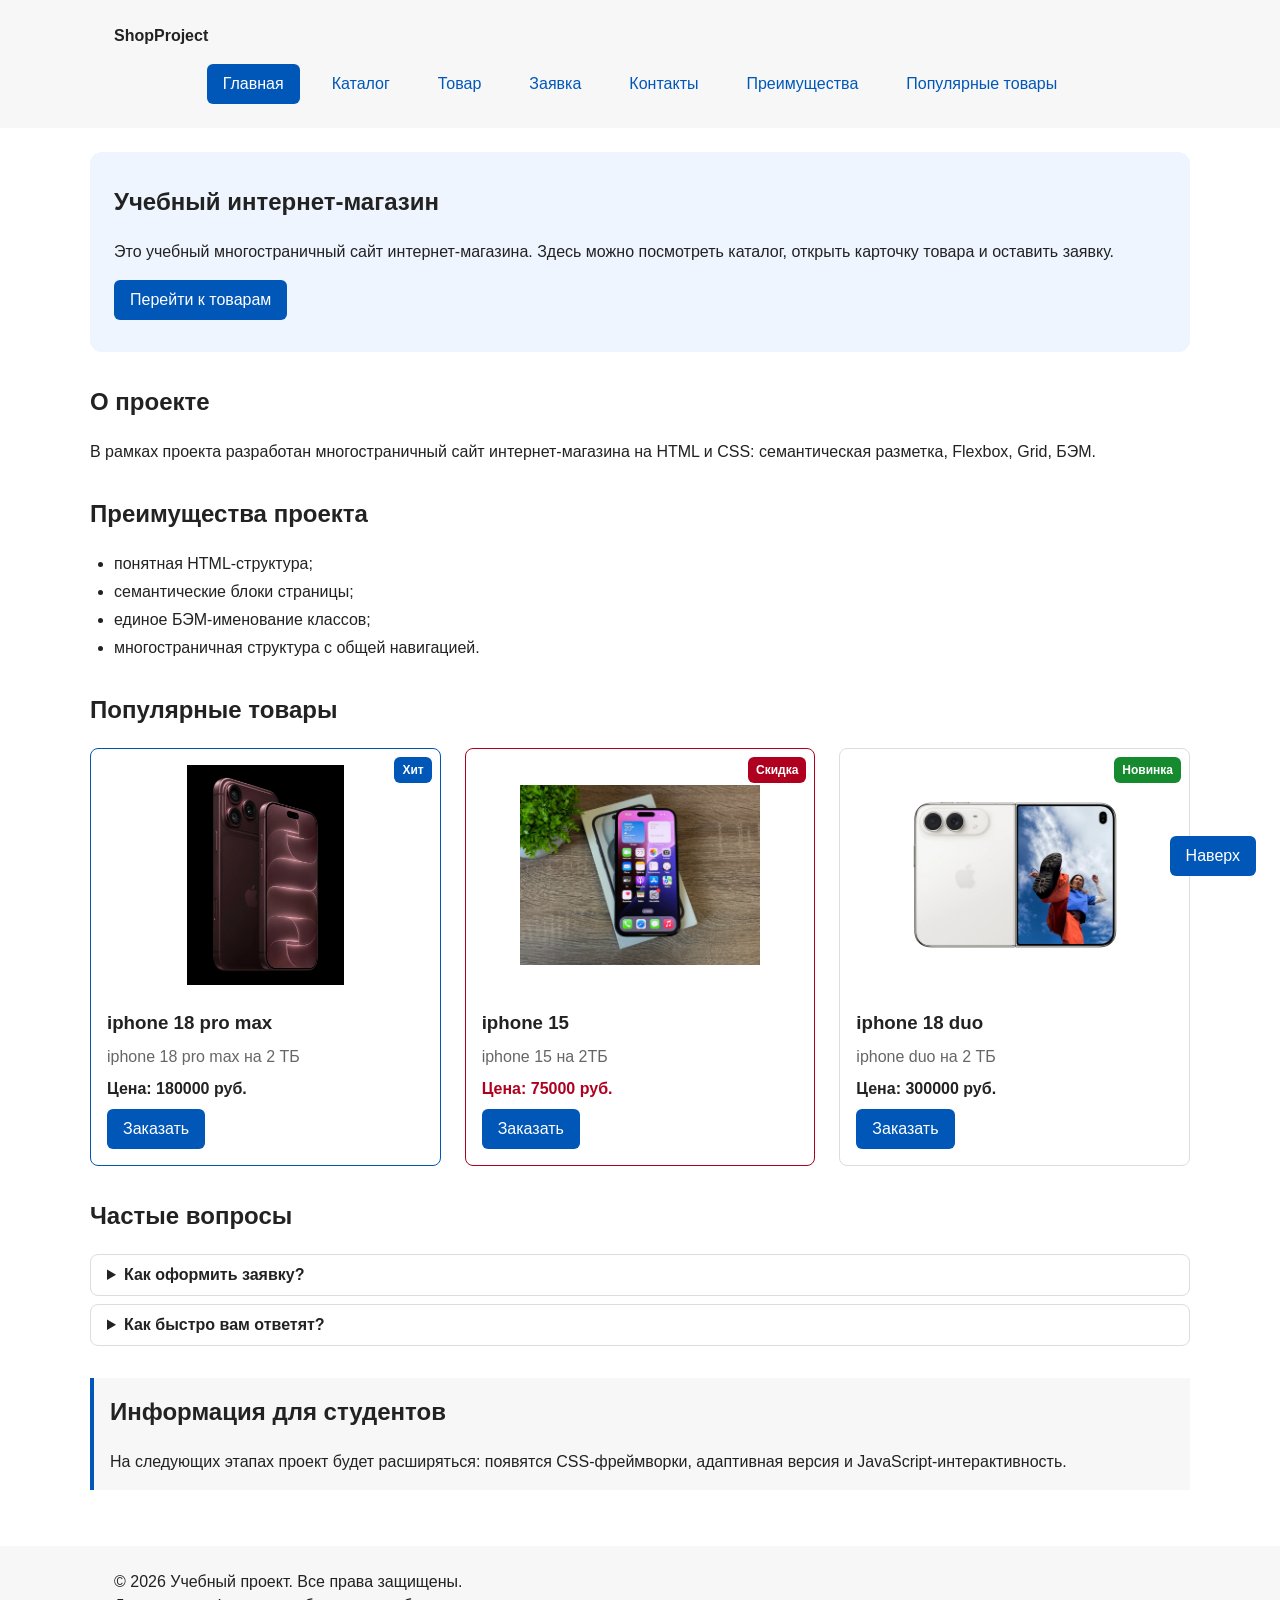
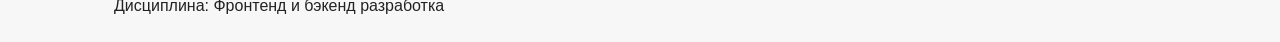
<file: index.html>
<!DOCTYPE html>
<html lang="ru">
<head>
  <meta charset="UTF-8">
  <meta name="viewport" content="width=device-width, initial-scale=1.0">
  <meta name="description" content="Главная страница учебного интернет-магазина.">
  <title>Учебный интернет-магазин</title>
  <link rel="stylesheet" href="css/style.css">
  <script src="js/main.js" defer></script>
</head>
<body>
  <header class="site-header">
    <div class="site-header__inner">
      <a class="site-header__logo" href="index.html">ShopProject</a>

      <nav class="site-nav" aria-label="Основная навигация">
        <ul class="site-nav__list">
          <li class="site-nav__item"><a class="site-nav__link site-nav__link--active" href="index.html">Главная</a></li>
          <li class="site-nav__item"><a class="site-nav__link" href="catalog.html">Каталог</a></li>
          <li class="site-nav__item"><a class="site-nav__link" href="product.html">Товар</a></li>
          <li class="site-nav__item"><a class="site-nav__link" href="order.html">Заявка</a></li>
          <li class="site-nav__item"><a class="site-nav__link" href="contacts.html">Контакты</a></li>
          <li class="site-nav__item"><a class="site-nav__link" href="index.html#advantages">Преимущества</a></li>
          <li class="site-nav__item"><a class="site-nav__link" href="index.html#popular">Популярные товары</a></li>
        </ul>
      </nav>
    </div>
  </header>

  <main class="page">
    <section class="hero">
      <h1 class="hero__title">Учебный интернет-магазин</h1>
      <p class="hero__text">
        Это учебный многостраничный сайт интернет-магазина. Здесь можно
        посмотреть каталог, открыть карточку товара и оставить заявку.
      </p>
      <a class="button button--primary" href="#popular">Перейти к товарам</a>
    </section>

    <section class="section" id="about">
      <h2 class="section__title">О проекте</h2>
      <p>
        В рамках проекта разработан многостраничный сайт интернет-магазина
        на HTML и CSS: семантическая разметка, Flexbox, Grid, БЭМ.
      </p>
    </section>

    <section class="section" id="advantages">
      <h2 class="section__title">Преимущества проекта</h2>
      <ul class="advantages-list">
        <li class="advantages-list__item">понятная HTML-структура;</li>
        <li class="advantages-list__item">семантические блоки страницы;</li>
        <li class="advantages-list__item">единое БЭМ-именование классов;</li>
        <li class="advantages-list__item">многостраничная структура с общей навигацией.</li>
      </ul>
    </section>

    <section class="section" id="popular">
      <h2 class="section__title">Популярные товары</h2>

      <div class="products-grid">
        <article class="product-card product-card--featured">
          <span class="product-card__badge">Хит</span>
           <img src="images/images 1.jpg" alt="iphone 18 pro max" class="product-card__image">
          <h3 class="product-card__title">iphone 18 pro max</h3>
          <p class="product-card__description">iphone 18 pro max на 2 ТБ</p>
          <p class="product-card__price">Цена: 180000 руб.</p>
          <button class="button button--primary product-card__button" type="button" data-product="Товар 1">
            Заказать
          </button>
        </article>

        <article class="product-card product-card--discount">
          <span class="product-card__badge product-card__badge--discount">Скидка</span>
          <img src="images/image 2.jpg" alt="iphone 15" class="product-card__image">
          <h3 class="product-card__title">iphone 15</h3>
          <p class="product-card__description">iphone 15 на 2ТБ</p>
          <p class="product-card__price">Цена: 75000 руб.</p>
          <button class="button button--primary product-card__button" type="button" data-product="Товар 2">
            Заказать
          </button>
        </article>

        <article class="product-card">
          <span class="product-card__badge product-card__badge--new">Новинка</span>
          <img src="images/image 3.jpg" alt="iphone 18 duo" class="product-card__image">

          <h3 class="product-card__title">iphone 18 duo</h3>
          <p class="product-card__description">iphone duo на 2 ТБ</p>
          <p class="product-card__price">Цена: 300000


руб.</p>
          <button class="button button--primary product-card__button" type="button" data-product="Товар 3">
            Заказать
          </button>
        </article>
      </div>
    </section>

    <section class="section" id="faq">
      <h2 class="section__title">Частые вопросы</h2>

      <div class="faq">
        <details class="faq__item">
          <summary class="faq__question">Как оформить заявку?</summary>
          <p class="faq__answer">Нажмите «Заказать» у товара или откройте страницу «Заявка» и заполните форму.</p>
        </details>

        <details class="faq__item">
          <summary class="faq__question">Как быстро вам ответят?</summary>
          <p class="faq__answer">Это учебный проект, поэтому заявки никуда не отправляются.</p>
        </details>
      </div>
    </section>

    <aside class="aside-info">
      <h2 class="aside-info__title">Информация для студентов</h2>
      <p class="aside-info__text">
        На следующих этапах проект будет расширяться: появятся
        CSS-фреймворки, адаптивная версия и JavaScript-интерактивность.
      </p>
    </aside>
  </main>

  <footer class="site-footer" id="contacts">
    <div class="site-footer__inner">
      <p class="site-footer__text">&copy; 2026 Учебный проект. Все права защищены.</p>
      <p class="site-footer__text">Дисциплина: Фронтенд и бэкенд разработка</p>
    </div>
  </footer>

  <dialog class="order-dialog" id="order-dialog" aria-labelledby="order-dialog-title">
    <div class="order-dialog__header">
      <h2 class="order-dialog__title" id="order-dialog-title">Оформление заявки</h2>
      <button class="order-dialog__close" type="button" data-close-dialog aria-label="Закрыть окно">&times;</button>
    </div>

    <form class="order-form order-form--in-dialog" id="order-form" action="#" method="post" novalidate>
      <input id="selected-product" name="selected-product" type="hidden">

      <div class="order-form__field">
        <label class="order-form__label" for="order-name">Имя</label>
        <input class="order-form__input" id="order-name" name="name" type="text"
               placeholder="Введите ваше имя" minlength="2" autocomplete="given-name" required>
      </div>

      <div class="order-form__field">
        <label class="order-form__label" for="order-email">E-mail</label>
        <input class="order-form__input" id="order-email" name="email" type="email"
               placeholder="example@mail.ru" autocomplete="email" required>
      </div>

      <div class="order-form__field">
        <label class="order-form__label" for="order-phone">Телефон</label>
        <input class="order-form__input" id="order-phone" name="phone" type="tel" inputmode="tel"
               placeholder="+7 (900) 000-00-00"
               pattern="^\+7 \(\d{3}\) \d{3}-\d{2}-\d{2}$" required>
        <small class="order-form__hint">Формат: +7 (900) 000-00-00</small>
      </div>

      <div class="order-form__field">
        <label class="order-form__label" for="order-date">Дата связи</label>
        <input class="order-form__input" id="order-date" name="date" type="date">
      </div>

      <div class="order-form__field">
        <label class="order-form__label" for="order-topic">Тема заявки</label>
        <select class="order-form__select" id="order-topic" name="topic" required>
          <option value="">Выберите тему</option>
          <option value="product">Заказ товара</option>
          <option value="consultation">Консультация</option>
          <option value="delivery">Доставка</option>
        </select>
      </div>

      <div class="order-form__field">
        <label class="order-form__label" for="order-comment">Комментарий</label>
        <textarea class="order-form__textarea" id="order-comment" name="comment" rows="4"
                  placeholder="Укажите дополнительную информацию"></textarea>
      </div>

      <div class="order-form__field">
        <label class="order-form__label">
          <input class="order-form__checkbox" id="order-agreement" name="agreement" type="checkbox" required>
          Я согласен на обработку данных
        </label>
      </div>

      <div class="order-form__actions order-form__actions--sticky">
        <button class="button button--secondary" type="button" data-close-dialog>Закрыть</button>
        <button class="button button--primary" type="submit">Отправить заявку</button>
      </div>
    </form>
  </dialog>

  <p class="success-message" id="success-message" hidden>
    Форма успешно отправлена!
  </p>

  <a class="to-top" href="#top">Наверх</a>
</body>
</html>
</file>
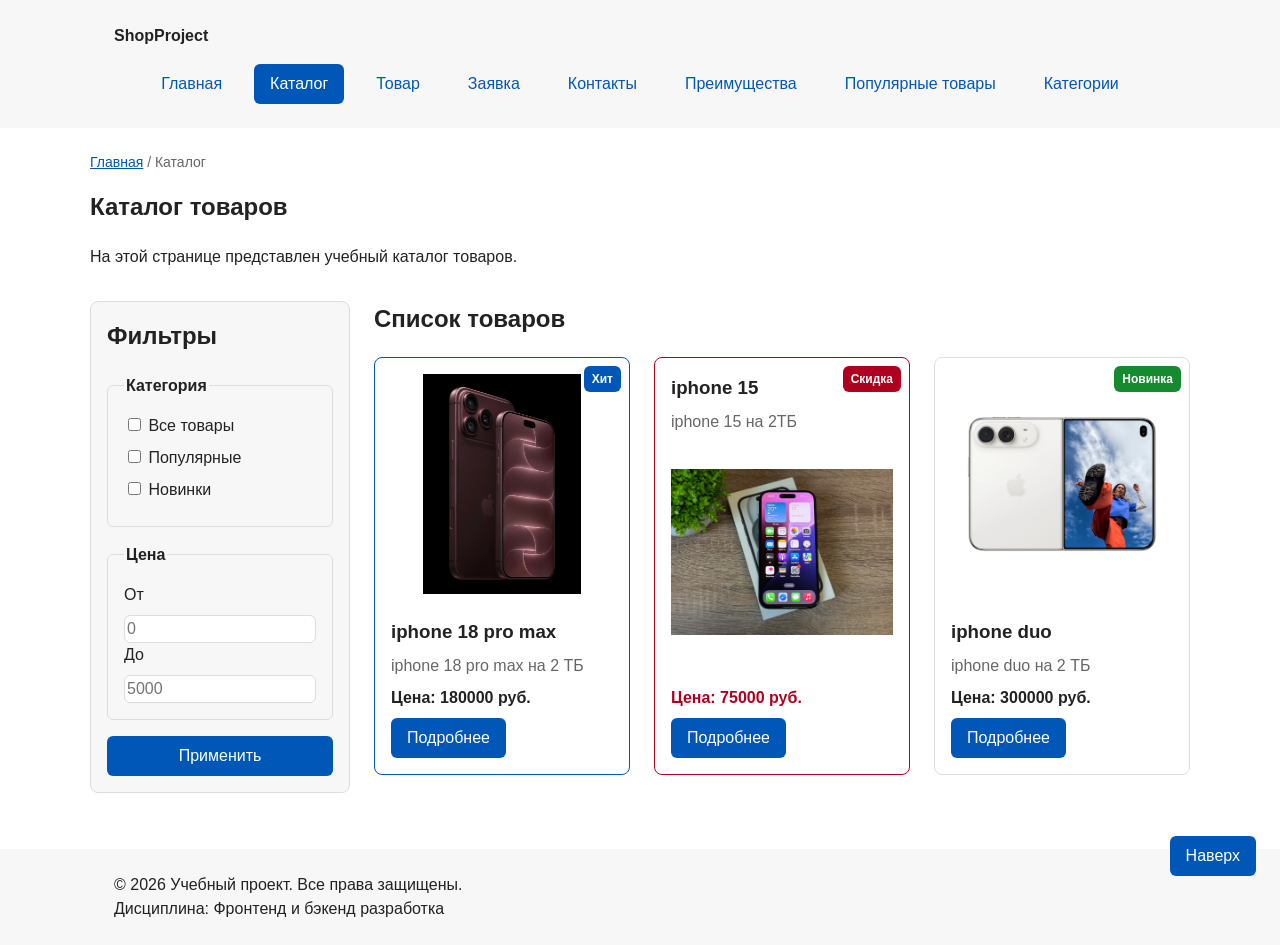
<file: catalog.html>
<!DOCTYPE html>
<html lang="ru">
<head>
  <meta charset="UTF-8">
  <meta name="viewport" content="width=device-width, initial-scale=1.0">
  <meta name="description" content="Каталог товаров учебного интернет-магазина.">
  <title>Каталог товаров — Учебный интернет-магазин</title>
  <link rel="stylesheet" href="css/style.css">
</head>
<body>
  <header class="site-header">
    <div class="site-header__inner">
      <a class="site-header__logo" href="index.html">ShopProject</a>

      <nav class="site-nav" aria-label="Основная навигация">
        <ul class="site-nav__list">
          <li class="site-nav__item"><a class="site-nav__link" href="index.html">Главная</a></li>
          <li class="site-nav__item"><a class="site-nav__link site-nav__link--active" href="catalog.html">Каталог</a></li>
          <li class="site-nav__item"><a class="site-nav__link" href="product.html">Товар</a></li>
          <li class="site-nav__item"><a class="site-nav__link" href="order.html">Заявка</a></li>
          <li class="site-nav__item"><a class="site-nav__link" href="contacts.html">Контакты</a></li>
          <li class="site-nav__item"><a class="site-nav__link" href="index.html#advantages">Преимущества</a></li>
          <li class="site-nav__item"><a class="site-nav__link" href="index.html#popular">Популярные товары</a></li>
          <li class="site-nav__item">
            <a class="site-nav__link" href="category.html">
              Категории
            </a>
          </li>
        </ul>
      </nav>
    </div>
  </header>

  <main class="page">
    <nav class="breadcrumbs" aria-label="Хлебные крошки">
      <a class="breadcrumbs__link" href="index.html">Главная</a>
      <span class="breadcrumbs__current">Каталог</span>
    </nav>

    <section class="section">
      <h1 class="section__title">Каталог товаров</h1>
      <p>На этой странице представлен учебный каталог товаров.</p>
    </section>

    <section class="catalog-layout">
      <aside class="catalog-filters">
        <h2 class="catalog-filters__title">Фильтры</h2>

        <form class="filters-form" action="#" method="get">
          <fieldset class="filters-form__group">
            <legend class="filters-form__legend">Категория</legend>

            <label class="filters-form__label">
              <input type="checkbox" name="category" value="all">
              Все товары
            </label>

            <label class="filters-form__label">
              <input type="checkbox" name="category" value="popular">
              Популярные
            </label>

            <label class="filters-form__label">
              <input type="checkbox" name="category" value="new">
              Новинки
            </label>
          </fieldset>

          <fieldset class="filters-form__group">
            <legend class="filters-form__legend">Цена</legend>

            <label class="filters-form__label" for="price-from">От</label>
            <input class="filters-form__input" id="price-from" name="price-from" type="number" min="0" placeholder="0">

            <label class="filters-form__label" for="price-to">До</label>
            <input class="filters-form__input" id="price-to" name="price-to" type="number" min="0" placeholder="5000">
          </fieldset>

          <button class="button button--primary" type="submit">Применить</button>
        </form>
      </aside>

      <section class="catalog-products">
        <h2 class="catalog-products__title">Список товаров</h2>

        <div class="products-grid">
          <article class="product-card product-card--featured">
            <img src="images/images 1.jpg" alt="iphone 18 pro max" class="product-card__image">
            <span class="product-card__badge">Хит</span>
            <h3 class="product-card__title">iphone 18 pro max</h3>
            <p class="product-card__description">iphone 18 pro max на 2 ТБ</p>
            <p class="product-card__price">Цена: 180000 руб.</p>
            <a class="button button--primary product-card__button" href="product.html">Подробнее</a>
          </article>

          <article class="product-card product-card--discount">
            <span class="product-card__badge product-card__badge--discount">Скидка</span>
            <h3 class="product-card__title"


>iphone 15</h3>
            <p class="product-card__description">iphone 15 на 2ТБ</p>
             <img src="images/image 2.jpg" alt="iphone 15" class="product-card__image">
            <p class="product-card__price">Цена: 75000 руб.</p>
            <a class="button button--primary product-card__button" href="product.html">Подробнее</a>
          </article>

          <article class="product-card">
            <span class="product-card__badge product-card__badge--new">Новинка</span>
             <img src="images/image 3.jpg" alt="iphone 18 duo" class="product-card__image">
            <h3 class="product-card__title">iphone duo</h3>
            <p class="product-card__description">iphone duo на 2 ТБ</p>
            <p class="product-card__price">Цена: 300000 руб.</p>
            <a class="button button--primary product-card__button" href="product.html">Подробнее</a>
          </article>
        </div>
      </section>
    </section>
  </main>

  <footer class="site-footer">
    <div class="site-footer__inner">
      <p class="site-footer__text">&copy; 2026 Учебный проект. Все права защищены.</p>
      <p class="site-footer__text">Дисциплина: Фронтенд и бэкенд разработка</p>
    </div>
  </footer>

  <a class="to-top" href="#top">Наверх</a>
</body>
</html>
</file>
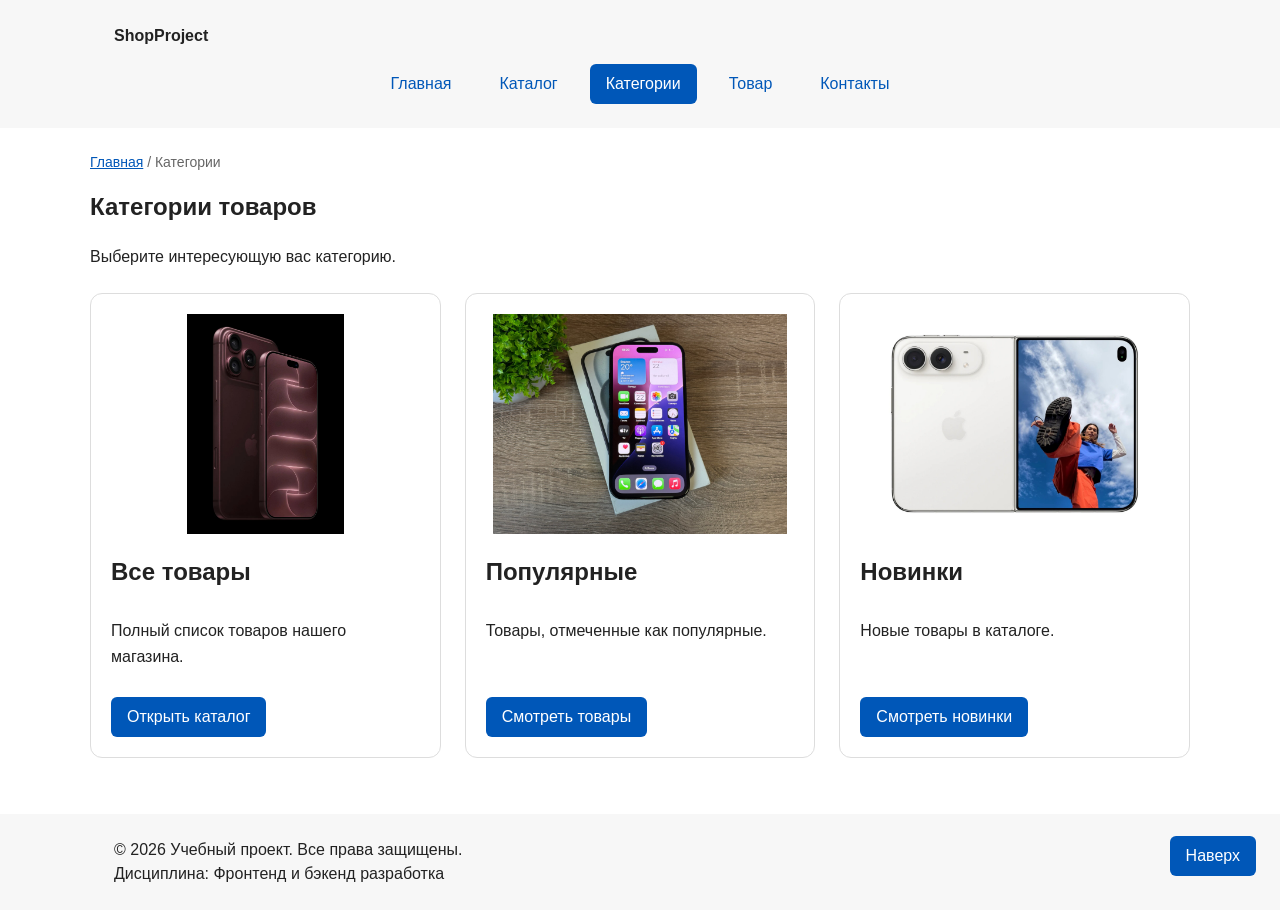
<file: category.html>
<!DOCTYPE html>
<html lang="ru">
<head>
  <meta charset="UTF-8">
  <meta name="viewport" content="width=device-width, initial-scale=1.0">
  <meta name="description" content="Категории товаров интернет-магазина.">
  <title>Категории товаров — ShopProject</title>
  <link rel="stylesheet" href="css/style.css">
</head>
<body id="top">
  <header class="site-header">
    <div class="site-header__inner">
      <a class="site-header__logo" href="index.html">ShopProject</a>
      <nav class="site-nav" aria-label="Основная навигация">
        <ul class="site-nav__list">
          <li class="site-nav__item">
            <a class="site-nav__link" href="index.html">Главная</a>
          </li>
          <li class="site-nav__item">
            <a class="site-nav__link" href="catalog.html">Каталог</a>
          </li>
          <li class="site-nav__item">
            <a class="site-nav__link site-nav__link--active"
               href="category.html">Категории</a>
          </li>
          <li class="site-nav__item">
            <a class="site-nav__link" href="product.html">Товар</a>
          </li>
          <li class="site-nav__item">
            <a class="site-nav__link" href="contacts.html">Контакты</a>
          </li>
        </ul>
      </nav>
    </div>
  </header>
  <main class="page">
    <nav class="breadcrumbs" aria-label="Хлебные крошки">
      <a class="breadcrumbs__link" href="index.html">Главная</a>
      <span class="breadcrumbs__current">Категории</span>
    </nav>
    <section class="section">
      <h1 class="section__title">Категории товаров</h1>
      <p>Выберите интересующую вас категорию.</p>
      <div class="category-grid">
        <!-- Все товары -->
        <article class="category-card">
          <img
            class="category-card__image"
            src="images/phone1.jpg"
            alt="Все товары — смартфон"
          >
          <h2 class="category-card__title">Все товары</h2>
          <p class="category-card__text">
            Полный список товаров нашего магазина.
          </p>
          <a class="button button--primary"
             href="catalog.html">Открыть каталог</a>
        </article>
        <!-- Популярные товары -->
        <article class="category-card">
          <img
            class="category-card__image"
            src="images/image%202.jpg"
            alt="Популярные товары"
          >
          <h2 class="category-card__title">Популярные</h2>
          <p class="category-card__text">
            Товары, отмеченные как популярные.
          </p>
          <a class="button button--primary"
             href="catalog.html">Смотреть товары</a>
        </article>
        <!-- Новинки -->
        <article class="category-card">
          <img
            class="category-card__image"
            src="images/image%203.jpg"
            alt="Новинки магазина"
          >
          <h2 class="category-card__title">Новинки</h2>
          <p class="category-card__text">
            Новые товары в каталоге.
          </p>
          <a class="button button--primary"
             href="catalog.html">Смотреть новинки</a>
        </article>
      </div>
    </section>
  </main>
  <footer class="site-footer">
    <div class="site-footer__inner">
      <p class="site-footer__text">
        &copy; 2026 Учебный проект. Все права защищены.
      </p>
      <p class="site-footer__text">
        Дисциплина: Фронтенд и бэкенд разработка
      </p>
    </div>
  </footer>
  <a class="to-top" href="#top">Наверх</a>
</body>
</html>
</file>
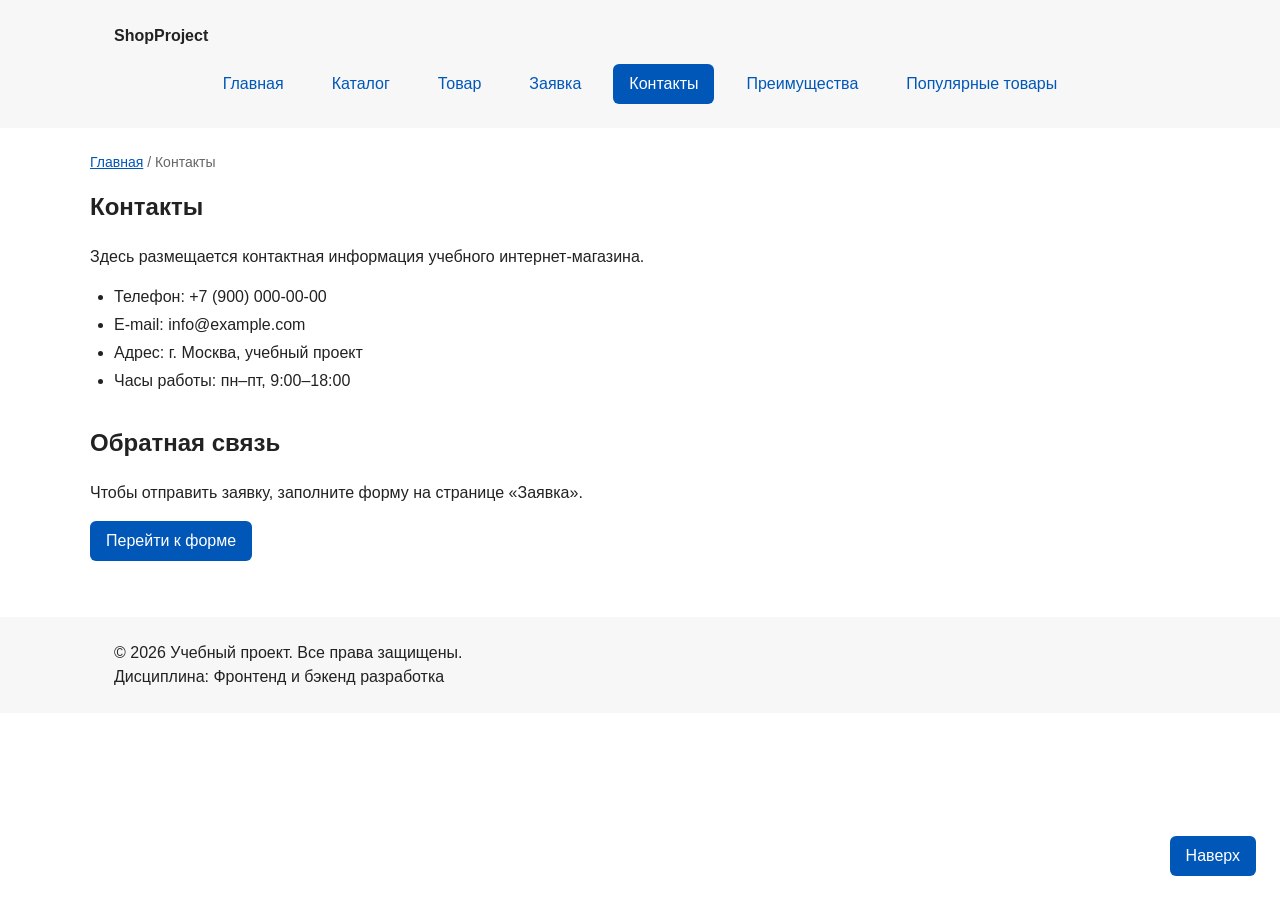
<file: contacts.html>
<!DOCTYPE html>
<html lang="ru">
<head>
  <meta charset="UTF-8">
  <meta name="viewport" content="width=device-width, initial-scale=1.0">
  <meta name="description" content="Контактная информация учебного интернет-магазина.">
  <title>Контакты — Учебный интернет-магазин</title>
  <link rel="stylesheet" href="css/style.css">
</head>
<body>
  <header class="site-header">
    <div class="site-header__inner">
      <a class="site-header__logo" href="index.html">ShopProject</a>

      <nav class="site-nav" aria-label="Основная навигация">
        <ul class="site-nav__list">
          <li class="site-nav__item"><a class="site-nav__link" href="index.html">Главная</a></li>
          <li class="site-nav__item"><a class="site-nav__link" href="catalog.html">Каталог</a></li>
          <li class="site-nav__item"><a class="site-nav__link" href="product.html">Товар</a></li>
          <li class="site-nav__item"><a class="site-nav__link" href="order.html">Заявка</a></li>
          <li class="site-nav__item"><a class="site-nav__link site-nav__link--active" href="contacts.html">Контакты</a></li>
          <li class="site-nav__item"><a class="site-nav__link" href="index.html#advantages">Преимущества</a></li>
          <li class="site-nav__item"><a class="site-nav__link" href="index.html#popular">Популярные товары</a></li>
        </ul>
      </nav>
    </div>
  </header>

  <main class="page">
    <nav class="breadcrumbs" aria-label="Хлебные крошки">
      <a class="breadcrumbs__link" href="index.html">Главная</a>
      <span class="breadcrumbs__current">Контакты</span>
    </nav>

    <section class="section">
      <h1 class="section__title">Контакты</h1>
      <p>Здесь размещается контактная информация учебного интернет-магазина.</p>

      <ul class="contacts-list">
        <li class="contacts-list__item">Телефон: +7 (900) 000-00-00</li>
        <li class="contacts-list__item">E-mail: info@example.com</li>
        <li class="contacts-list__item">Адрес: г. Москва, учебный проект</li>
        <li class="contacts-list__item">Часы работы: пн–пт, 9:00–18:00</li>
      </ul>
    </section>

    <section class="section" id="feedback">
      <h2 class="section__title">Обратная связь</h2>
      <p>Чтобы отправить заявку, заполните форму на странице «Заявка».</p>
      <a class="button button--primary" href="order.html">Перейти к форме</a>
    </section>
  </main>

  <footer class="site-footer">
    <div class="site-footer__inner">
      <p class="site-footer__text">&copy; 2026 Учебный проект. Все права защищены.</p>
      <p class="site-footer__text">Дисциплина: Фронтенд и бэкенд разработка</p>
    </div>
  </footer>

  <a class="to-top" href="#top">Наверх</a>
</body>
</html>
</file>
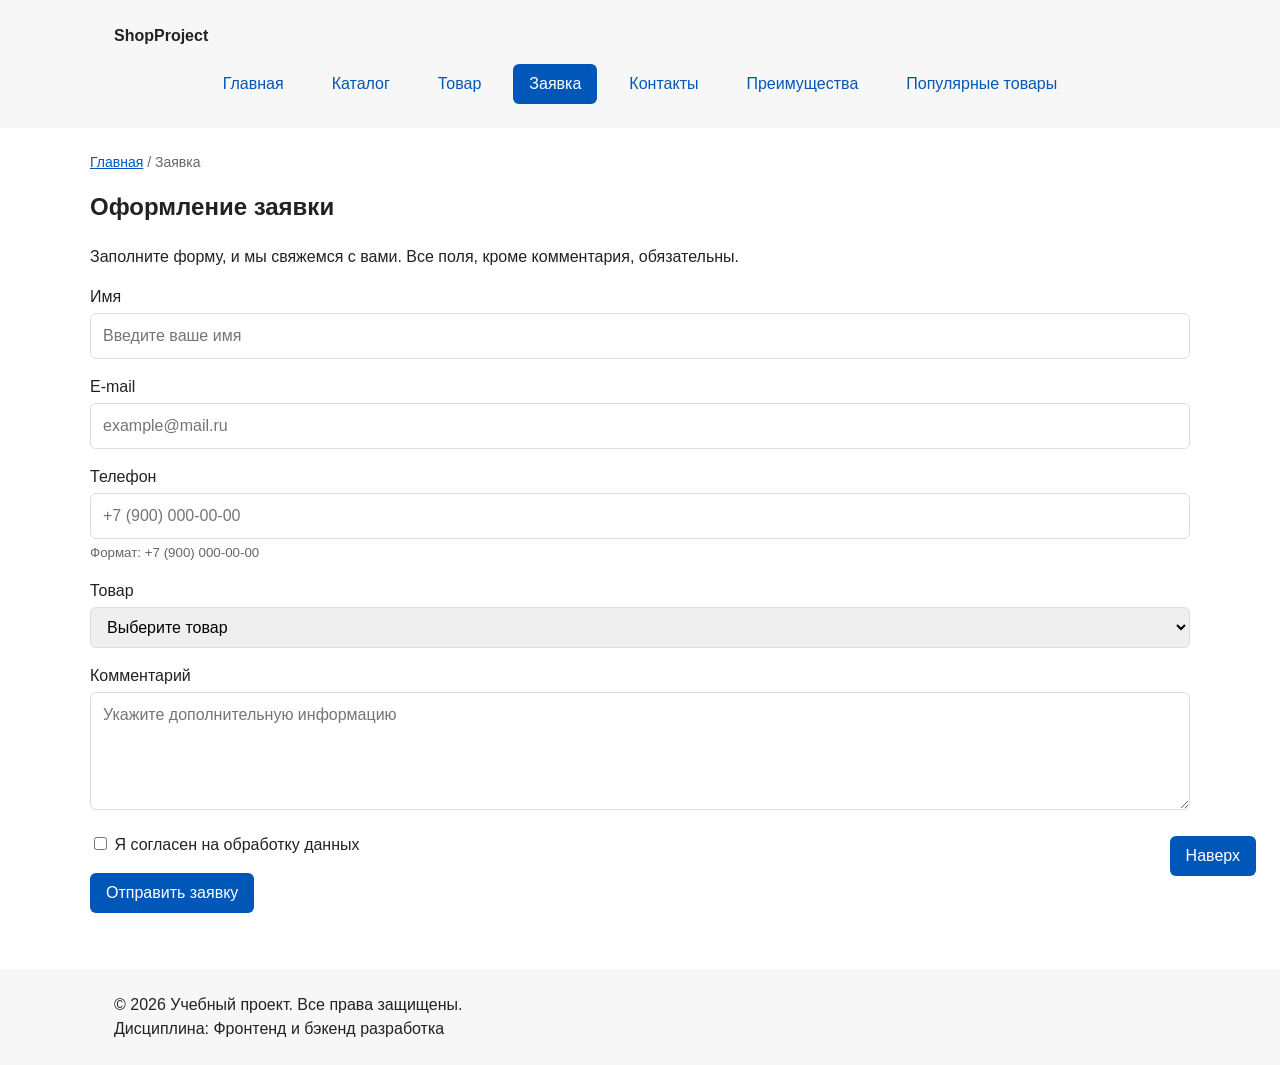
<file: order.html>
<!DOCTYPE html>
<html lang="ru">
<head>
  <meta charset="UTF-8">
  <meta name="viewport" content="width=device-width, initial-scale=1.0">
  <meta name="description" content="Форма заявки на товар учебного интернет-магазина.">
  <title>Заявка — Учебный интернет-магазин</title>
  <link rel="stylesheet" href="css/style.css">
  <script src="js/main.js" defer></script>
</head>
<body>
  <header class="site-header">
    <div class="site-header__inner">
      <a class="site-header__logo" href="index.html">ShopProject</a>

      <nav class="site-nav" aria-label="Основная навигация">
        <ul class="site-nav__list">
          <li class="site-nav__item"><a class="site-nav__link" href="index.html">Главная</a></li>
          <li class="site-nav__item"><a class="site-nav__link" href="catalog.html">Каталог</a></li>
          <li class="site-nav__item"><a class="site-nav__link" href="product.html">Товар</a></li>
          <li class="site-nav__item"><a class="site-nav__link site-nav__link--active" href="order.html">Заявка</a></li>
          <li class="site-nav__item"><a class="site-nav__link" href="contacts.html">Контакты</a></li>
          <li class="site-nav__item"><a class="site-nav__link" href="index.html#advantages">Преимущества</a></li>
          <li class="site-nav__item"><a class="site-nav__link" href="index.html#popular">Популярные товары</a></li>
        </ul>
      </nav>
    </div>
  </header>

  <main class="page">
    <nav class="breadcrumbs" aria-label="Хлебные крошки">
      <a class="breadcrumbs__link" href="index.html">Главная</a>
      <span class="breadcrumbs__current">Заявка</span>
    </nav>

    <section class="section">
      <h1 class="section__title">Оформление заявки</h1>
      <p>Заполните форму, и мы свяжемся с вами. Все поля, кроме комментария, обязательны.</p>

      <form class="order-form" id="order-form" action="#" method="post" novalidate>
        <div class="order-form__field">
          <label class="order-form__label" for="order-name">Имя</label>
          <input class="order-form__input" id="order-name" name="name" type="text"
                 placeholder="Введите ваше имя" minlength="2" autocomplete="given-name" required>
        </div>

        <div class="order-form__field">
          <label class="order-form__label" for="order-email">E-mail</label>
          <input class="order-form__input" id="order-email" name="email" type="email"
                 placeholder="example@mail.ru" autocomplete="email" required>
        </div>

        <div class="order-form__field">
          <label class="order-form__label" for="order-phone">Телефон</label>
          <input class="order-form__input" id="order-phone" name="phone" type="tel" inputmode="tel"
                 placeholder="+7 (900) 000-00-00"
                 pattern="^\+7 \(\d{3}\) \d{3}-\d{2}-\d{2}$" required>
          <small class="order-form__hint">Формат: +7 (900) 000-00-00</small>
        </div>

        <div class="order-form__field">
          <label class="order-form__label" for="order-product">Товар</label>
          <select class="order-form__select" id="order-product" name="product" required>
            <option value="">Выберите товар</option>
            <option value="product-1">Товар 1</option>
            <option value="product-2">Товар 2</option>
            <option value="product-3">Товар 3</option>
          </select>
        </div>

        <div class="order-form__field">
          <label class="order-form__label" for="order-comment">Комментарий</label>
          <textarea class="order-form__textarea" id="order-comment" name="comment" rows="4"
                    placeholder="Укажите дополнительную информацию"></textarea>
        </div>

        <div class="order-form__field">
          <label class="order-form__label">
            <input class="order-form__checkbox" id="order-agreement" name="agreement" type="checkbox" required>
            Я согласен на обработку данных
          </label>
        </div>

        <div class="order-


form__actions">
          <button class="button button--primary" type="submit">Отправить заявку</button>
        </div>
      </form>

      <p class="success-message" id="success-message" hidden>
        Форма успешно отправлена!
      </p>
    </section>
  </main>

  <footer class="site-footer">
    <div class="site-footer__inner">
      <p class="site-footer__text">&copy; 2026 Учебный проект. Все права защищены.</p>
      <p class="site-footer__text">Дисциплина: Фронтенд и бэкенд разработка</p>
    </div>
  </footer>

  <a class="to-top" href="#top">Наверх</a>
</body>
</html>
</file>
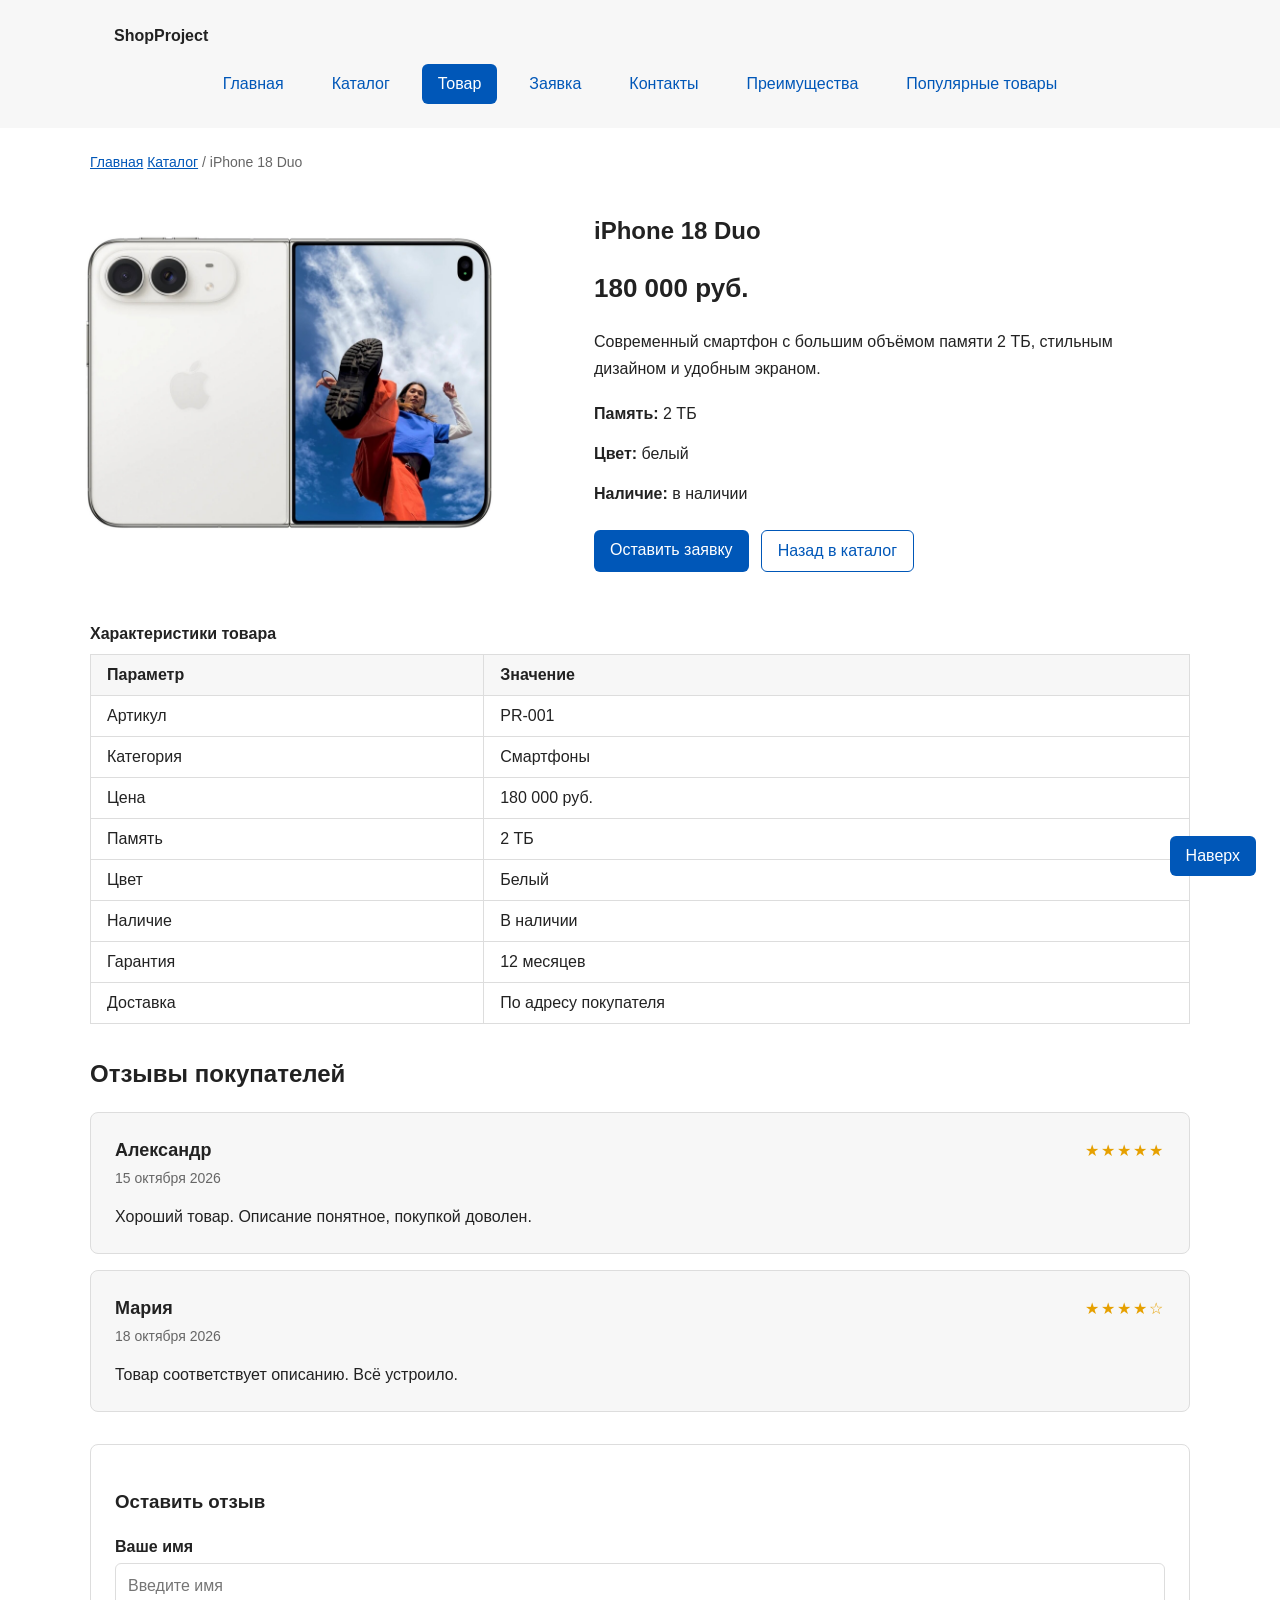
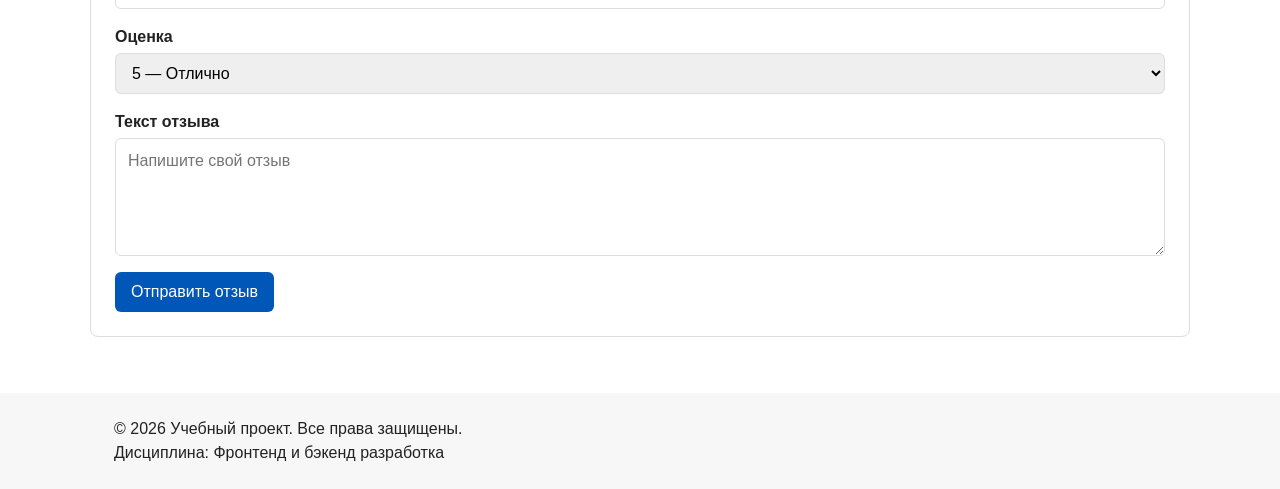
<file: product.html>
<!DOCTYPE html>
<html lang="ru">
<head>
  <meta charset="UTF-8">
  <meta name="viewport" content="width=device-width, initial-scale=1.0">
  <meta name="description" content="Карточка товара интернет-магазина: описание, характеристики и цена.">
  <title>iPhone 18 Duo — Учебный интернет-магазин</title>
  <link rel="stylesheet" href="css/style.css">
</head>
<body id="top">
  <header class="site-header">
    <div class="site-header__inner">
      <a class="site-header__logo" href="index.html">ShopProject</a>
      <nav class="site-nav" aria-label="Основная навигация">
        <ul class="site-nav__list">
          <li class="site-nav__item"><a class="site-nav__link" href="index.html">Главная</a></li>
          <li class="site-nav__item"><a class="site-nav__link" href="catalog.html">Каталог</a></li>
          <li class="site-nav__item"><a class="site-nav__link site-nav__link--active" href="product.html">Товар</a></li>
          <li class="site-nav__item"><a class="site-nav__link" href="order.html">Заявка</a></li>
          <li class="site-nav__item"><a class="site-nav__link" href="contacts.html">Контакты</a></li>
          <li class="site-nav__item"><a class="site-nav__link" href="index.html#advantages">Преимущества</a></li>
          <li class="site-nav__item"><a class="site-nav__link" href="index.html#popular">Популярные товары</a></li>
        </ul>
      </nav>
    </div>
  </header>
  <main class="page">
    <nav class="breadcrumbs" aria-label="Хлебные крошки">
      <a class="breadcrumbs__link" href="index.html">Главная</a>
      <a class="breadcrumbs__link" href="catalog.html">Каталог</a>
      <span class="breadcrumbs__current">iPhone 18 Duo</span>
    </nav>
    <!-- Фото слева, описание справа -->
    <article class="product-page">
      <div class="product-page__gallery">
        <img
          src="images/image%203.jpg"
          alt="Смартфон iPhone 18 Duo"
          class="product-page__image"
        >
      </div>
      <div class="product-page__info">
        <h1 class="product-page__title">iPhone 18 Duo</h1>
        <p class="product-page__price">180 000 руб.</p>
        <p class="product-page__description">
          Современный смартфон с большим объёмом памяти 2 ТБ,
          стильным дизайном и удобным экраном.
        </p>
        <p><strong>Память:</strong> 2 ТБ</p>
        <p><strong>Цвет:</strong> белый</p>
        <p><strong>Наличие:</strong> в наличии</p>
        <div class="product-page__actions">
          <a class="button button--primary" href="order.html">Оставить заявку</a>
          <a class="button button--secondary" href="catalog.html">Назад в каталог</a>
        </div>
      </div>
    </article>
    <!-- Характеристики товара -->
    <section class="section">
      <table class="product-table">
        <caption class="product-table__caption">Характеристики товара</caption>
        <thead>
          <tr>
            <th class="product-table__head">Параметр</th>
            <th class="product-table__head">Значение</th>
          </tr>
        </thead>
        <tbody>
          <tr>
            <td class="product-table__cell">Артикул</td>
            <td class="product-table__cell">PR-001</td>
          </tr>
          <tr>
            <td class="product-table__cell">Категория</td>
            <td class="product-table__cell">Смартфоны</td>
          </tr>
          <tr>
            <td class="product-table__cell">Цена</td>
            <td class="product-table__cell">180 000 руб.</td>
          </tr>
          <tr>
            <td class="product-table__cell">Память</td>
            <td class="product-table__cell">2 ТБ</td>
          </tr>
          <tr>
            <td class="product-table__cell">Цвет</td>
            <td class="product-table__cell">Белый</td>
          </tr>
          <tr>
            <td class="product-table__cell">Наличие</td>
            <td class="product-table__cell">В наличии</td>
          </tr>
          <tr>
            <td class="product-table__cell">Гарантия</td>
            <td class="product-table__cell">12 месяцев</td>
          </tr>
          <tr>


<td class="product-table__cell">Доставка</td>
            <td class="product-table__cell">По адресу покупателя</td>
          </tr>
        </tbody>
      </table>
    </section>
    <!-- Отзывы покупателей -->
    <section class="section reviews" id="reviews">
      <h2 class="section__title">Отзывы покупателей</h2>
      <article class="review">
        <div class="review__header">
          <h3 class="review__author">Александр</h3>
          <span class="review__rating" aria-label="Оценка 5 из 5">★★★★★</span>
        </div>
        <p class="review__date">15 октября 2026</p>
        <p class="review__text">
          Хороший товар. Описание понятное, покупкой доволен.
        </p>
      </article>
      <article class="review">
        <div class="review__header">
          <h3 class="review__author">Мария</h3>
          <span class="review__rating" aria-label="Оценка 4 из 5">★★★★☆</span>
        </div>
        <p class="review__date">18 октября 2026</p>
        <p class="review__text">
          Товар соответствует описанию. Всё устроило.
        </p>
      </article>
      <div class="review-form">
        <h3>Оставить отзыв</h3>
        <form action="#" method="get">
          <label class="review-form__label" for="review-name">Ваше имя</label>
          <input
            class="review-form__input"
            id="review-name"
            name="name"
            type="text"
            placeholder="Введите имя"
            required
          >
          <label class="review-form__label" for="review-rating">Оценка</label>
          <select
            class="review-form__input"
            id="review-rating"
            name="rating"
            required
          >
            <option value="5">5 — Отлично</option>
            <option value="4">4 — Хорошо</option>
            <option value="3">3 — Нормально</option>
            <option value="2">2 — Плохо</option>
            <option value="1">1 — Очень плохо</option>
          </select>
          <label class="review-form__label" for="review-text">Текст отзыва</label>
          <textarea
            class="review-form__input"
            id="review-text"
            name="review"
            rows="4"
            placeholder="Напишите свой отзыв"
            required
          ></textarea>
          <button class="button button--primary" type="submit">
            Отправить отзыв
          </button>
        </form>
      </div>
    </section>
  </main>
  <footer class="site-footer">
    <div class="site-footer__inner">
      <p class="site-footer__text">&copy; 2026 Учебный проект. Все права защищены.</p>
      <p class="site-footer__text">Дисциплина: Фронтенд и бэкенд разработка</p>
    </div>
  </footer>
  <a class="to-top" href="#top">Наверх</a>
</body>
</html>
</file>
<file: css/style.css>
/* ===============================
   1. Переменные проекта
   =============================== */

:root {
  /* Цвета */
  --color-bg: #ffffff;
  --color-text: #222222;
  --color-muted: #666666;
  --color-primary: #0057b8;
  --color-primary-dark: #003f86;
  --color-border: #dddddd;
  --color-surface: #f7f7f7;
  --color-surface-accent: #eef5ff;
  --color-danger: #b00020;
  --color-success: #168a2f;
  --color-success-bg: #eefaf0;
  --color-white: #ffffff;

  /* Отступы */
  --space-xs: 4px;
  --space-sm: 8px;
  --space-md: 16px;
  --space-lg: 24px;
  --space-xl: 32px;

  /* Скругления */
  --radius-sm: 6px;
  --radius-md: 8px;
  --radius-lg: 12px;

  /* Размеры */
  --container-width: 1100px;
}

/* ===============================
   2. Базовые стили
   =============================== */

* {
  box-sizing: border-box;
}

/* Плавная прокрутка; scroll-padding-top — чтобы закреплённая шапка
   не закрывала раздел при переходе по якорю */
html {
  scroll-behavior: smooth;
  scroll-padding-top: 140px;
}

body {
  margin: 0;
  font-family: Arial, sans-serif;
  line-height: 1.5;
  color: var(--color-text);
  background-color: var(--color-bg);
}

a {
  color: var(--color-primary);
}

a:hover {
  color: var(--color-primary-dark);
}

a:focus-visible {
  outline: 2px solid var(--color-primary);
  outline-offset: 3px;
}

/* Подсветка раздела, на который перешли по якорю */
:target {
  outline: 2px dashed var(--color-primary);
  outline-offset: 4px;
}

/* Основная область страницы (тег main) */
.page {
  padding: var(--space-lg);
}

/* ===============================
   3. Блок button
   =============================== */

.button {
  display: inline-block;
  padding: var(--space-sm) var(--space-md);
  border: none;
  border-radius: var(--radius-sm);
  font: inherit;
  text-decoration: none;
  cursor: pointer;
}

.button--primary {
  color: var(--color-white);
  background-color: var(--color-primary);
}

.button--primary:hover {
  color: var(--color-white);
  background-color: var(--color-primary-dark);
}

.button--secondary {
  color: var(--color-primary);
  background-color: transparent;
  border: 1px solid var(--color-primary);
}

.button--secondary:hover {
  color: var(--color-white);
  background-color: var(--color-primary);
}

.button:focus-visible {
  outline: 2px solid var(--color-primary);
  outline-offset: 3px;
}

.button:disabled,
.button--disabled {
  opacity: 0.6;
  cursor: not-allowed;
}

/* ===============================
   4. Шапка и навигация
   =============================== */

/* position: sticky — шапка «прилипает» к верху при прокрутке */
.site-header {
  position: sticky;
  top: 0;
  z-index: 10;
  background-color: var(--color-surface);
}

.site-header__inner {
  max-width: var(--container-width);
  margin: 0 auto;
  padding: var(--space-lg);
}

.site-header__logo {
  font-weight: 700;
  color: var(--color-text);
  text-decoration: none;
}

.site-nav__list {
  display: flex;
  flex-wrap: wrap;
  justify-content: center;
  align-items: center;
  gap: var(--space-md);
  padding: 0;
  margin: var(--space-md) 0 0;
  list-style: none;
}

.site-nav__link {
  display: inline-block;
  padding: var(--space-sm) var(--space-md);
  color: var(--color-primary);
  text-decoration: none;
  border-radius: var(--radius-sm);
}

.site-nav__link:hover {
  color: var(--color-white);
  background-color: var(--color-primary);
}

.site-nav__link:focus-visible {
  outline: 2px solid var(--color-primary);
  outline-offset: 3px;
}

.site-nav__link--active {
  color: var(--color-white);
  background-color: var(--color-primary);
}

/* ===============================
   5. Хлебные крошки
   =============================== */

.breadcrumbs {
  max-width: var(--container-width);
  margin: 0 auto var(--space-md);
  font-size: 14px;
  color: var(--color-muted);
}

.breadcrumbs__link {
  color: var(--color-primary);
}

.breadcrumbs__current::before {
  content: " / ";
  color: var(--color-muted);
}

/* ===============================
   6. Hero, разде


лы, списки
   =============================== */

.hero {
  max-width: var(--container-width);
  margin: 0 auto var(--space-xl);
  padding: var(--space-xl) var(--space-lg);
  background-color: var(--color-surface-accent);
  border-radius: var(--radius-lg);
}

.hero__title {
  margin-top: 0;
}

.hero__text {
  margin-top: 0;
}

.section {
  max-width: var(--container-width);
  margin: 0 auto var(--space-xl);
}

.section__title {
  margin-top: 0;
}

.advantages-list {
  margin: 0;
  padding-left: var(--space-lg);
}

.advantages-list__item {
  margin-bottom: var(--space-xs);
}

.contacts-list {
  padding-left: var(--space-lg);
}

.contacts-list__item {
  margin-bottom: var(--space-xs);
}

/* ===============================
   7. Сетка товаров и карточка
   =============================== */

.products-grid {
  display: grid;
  grid-template-columns: repeat(3, 1fr);
  gap: var(--space-lg);
}

/* position: relative — карточка становится «опорой» для бейджа */
.product-card {
  position: relative;
  display: flex;
  flex-direction: column;
  gap: var(--space-sm);
  padding: var(--space-md);
  border: 1px solid var(--color-border);
  border-radius: var(--radius-md);
  background-color: var(--color-bg);
}

.product-card:hover {
  border-color: var(--color-primary);
}

.product-card--featured {
  border-color: var(--color-primary);
}

.product-card--discount {
  border-color: var(--color-danger);
}

/* position: absolute — бейдж в правом верхнем углу карточки */
.product-card__badge {
  position: absolute;
  top: var(--space-sm);
  right: var(--space-sm);
  padding: 4px 8px;
  font-size: 12px;
  font-weight: 700;
  color: var(--color-white);
  background-color: var(--color-primary);
  border-radius: var(--radius-sm);
}

.product-card__badge--discount {
  background-color: var(--color-danger);
}

.product-card__badge--new {
  background-color: var(--color-success);
}

.product-card__title {
  margin: 0;
  color: var(--color-text);
}

.product-card__description {
  margin: 0;
  color: var(--color-muted);
}

.product-card__price {
  margin: 0;
  font-weight: 700;
}

.product-card--discount .product-card__price {
  color: var(--color-danger);
}

.product-card__button {
  margin-top: auto;
  align-self: flex-start;
}

/* ===============================
   8. Дополнительные блоки
   =============================== */

.aside-info {
  max-width: var(--container-width);
  margin: 0 auto var(--space-xl);
  padding: var(--space-md);
  border-left: 4px solid var(--color-primary);
  background-color: var(--color-surface);
}

.aside-info__title {
  margin-top: 0;
}

.aside-info__text {
  margin-bottom: 0;
}

/* Вопросы и ответы (тег details) */
.faq__item {
  margin-bottom: var(--space-sm);
  padding: var(--space-sm) var(--space-md);
  border: 1px solid var(--color-border);
  border-radius: var(--radius-md);
}

.faq__question {
  font-weight: 700;
  cursor: pointer;
}

.faq__answer {
  margin: var(--space-sm) 0 0;
  color: var(--color-muted);
}

/* ===============================
   9. Страница каталога
   =============================== */

.catalog-layout {
  max-width: var(--container-width);
  margin: 0 auto var(--space-xl);
  display: grid;
  grid-template-columns: 260px 1fr;
  grid-template-areas: "filters products";
  gap: var(--space-lg);
}

.catalog-filters {
  grid-area: filters;
  padding: var(--space-md);
  border: 1px solid var(--color-border);
  border-radius: var(--radius-md);
  background-color: var(--color-surface);
}

.catalog-filters__title {
  margin-top: 0;
}

.catalog-products {
  grid-area: products;
}

.catalog-products__title {
  margin-top: 0;
}

.filters-form {
  display: grid;
  gap: var(--space-md);
}

.filters-form__group {
  margin: 0;
  padding: var(--space-md);
  border: 1px solid var(--color-border);
  border-radius: var(--radius-sm);
}

.filters-form__legend {
  font-weight: 700;
}

.filters-form__label {
  display: block;
  margin-bottom: var(--space-sm);
}

.filters-form__input {
  width: 100%;
  padding: 8px 10


px;
  border: 1px solid var(--color-border);
  border-radius: var(--radius-sm);
  font: inherit;
}

/* ===============================
   10. Страница товара и таблица
   =============================== */

.product-page {
  max-width: var(--container-width);
  margin: 0 auto var(--space-xl);
  display: grid;
  grid-template-columns: 1fr 1fr;
  gap: var(--space-lg);
}

.product-page__image {
  width: 100%;
  height: auto;
  border-radius: var(--radius-lg);
}

.product-page__title {
  margin-top: 0;
}

.product-page__price {
  font-size: 24px;
  font-weight: 700;
}

.product-page__actions {
  display: flex;
  flex-wrap: wrap;
  gap: var(--space-md);
}

.product-table {
  width: 100%;
  border-collapse: collapse;
}

.product-table__caption {
  margin-bottom: var(--space-sm);
  text-align: left;
  font-weight: 700;
}

.product-table__head,
.product-table__cell {
  padding: var(--space-sm) var(--space-md);
  border: 1px solid var(--color-border);
  text-align: left;
}

.product-table__head {
  background-color: var(--color-surface);
}

/* ===============================
   11. Форма и модальное окно
   =============================== */

.order-dialog {
  width: min(100% - 32px, 560px);
  max-height: 90vh;
  padding: 0;
  border: none;
  border-radius: var(--radius-lg);
}

/* display: flex только у открытого окна */
.order-dialog[open] {
  display: flex;
  flex-direction: column;
}

.order-dialog__header {
  display: flex;
  justify-content: space-between;
  align-items: center;
  gap: var(--space-md);
  padding: var(--space-md) var(--space-lg);
  border-bottom: 1px solid var(--color-border);
}

.order-dialog__close {
  padding: 0 var(--space-sm);
  font-size: 28px;
  line-height: 1;
  color: var(--color-muted);
  background: transparent;
  border: none;
  cursor: pointer;
}

.order-dialog__close:hover {
  color: var(--color-text);
}

.order-dialog__close:focus-visible {
  outline: 2px solid var(--color-primary);
  outline-offset: 3px;
}

/* Форма внутри окна прокручивается, шапка и кнопки остаются на месте */
.order-form--in-dialog {
  overflow-y: auto;
  padding: var(--space-lg);
}

.order-dialog::backdrop {
  background-color: rgba(0, 0, 0, 0.5);
}

.order-dialog__title {
  margin: 0;
}

.order-form__field {
  margin-bottom: var(--space-md);
}

.order-form__label {
  display: block;
  margin-bottom: var(--space-xs);
}

.order-form__input,
.order-form__select,
.order-form__textarea {
  width: 100%;
  padding: 10px 12px;
  border: 1px solid var(--color-border);
  border-radius: var(--radius-sm);
  font: inherit;
}

.order-form__input:hover,
.order-form__select:hover,
.order-form__textarea:hover {
  border-color: var(--color-primary);
}

.order-form__input:focus-visible,
.order-form__select:focus-visible,
.order-form__textarea:focus-visible {
  outline: 2px solid var(--color-primary);
  outline-offset: 3px;
}

.order-form__checkbox {
  width: auto;
}

.order-form__hint {
  display: block;
  margin-top: var(--space-xs);
  color: var(--color-muted);
}

.order-form__actions {
  display: flex;
  gap: var(--space-md);
  margin-top: var(--space-lg);
}

.order-form__actions--sticky {
  position: sticky;
  bottom: 0;
  padding-top: var(--space-md);
  background-color: var(--color-bg);
}

/* Поля с ошибкой (aria-invalid ставит JavaScript) */
[aria-invalid="true"] {
  border-color: var(--color-danger);
}

/* Уведомление всегда видно внизу экрана */
.success-message {
  position: fixed;
  bottom: var(--space-lg);
  left: 50%;
  z-index: 30;
  width: min(90%, 420px);
  transform: translateX(-50%);
  padding: var(--space-md);
  border-left: 4px solid var(--color-success);
  background-color: var(--color-success-bg);
  box-shadow: 0 4px 16px rgba(0, 0, 0, 0.15);
}

/* ===============================
   12. Подвал и кнопка «Наверх»
   =============================== */

.site-footer {
  background-color: var(--color-surface);
}

.site-footer__inner {
  max-width: var(--container-width);
  margin: 0 auto;
  padding: var(--space-lg);
}

.site-footer__text {
  margin: 0;
}

/* position: fixed — кнопка всегда в правом нижнем углу экрана */
.to-top {
  position: fixed;
  right: var(--space-lg);
  bottom: var(--space-lg);
  z-index: 20;
  padding: var(--space-sm) var(--space-md);
  color: var(--color-white);
  background-color: var(--color-primary);
  border-radius: var(--radius-sm);
  text-decoration: none;
}

.to-top:hover {
  color: var(--color-white);
  background-color: var(--color-primary-dark);
}
/* ===============================
   Дополнительные функции:
   отзывы, категории, липкие фильтры
   =============================== */

/* № 11. Закреплённая панель фильтров */
.catalog-filters {
  position: sticky;
  top: 100px;
  align-self: start;
  max-height: calc(100vh - 120px);
  overflow-y: auto;
}

/* № 6. Блок отзывов */
.reviews {
  margin-top: var(--space-xl);
}

.review {
  margin-bottom: var(--space-md);
  padding: var(--space-lg);
  border: 1px solid var(--color-border);
  border-radius: var(--radius-md);
  background-color: var(--color-surface);
}

.review__header {
  display: flex;
  align-items: center;
  justify-content: space-between;
  flex-wrap: wrap;
  gap: var(--space-sm);
}

.review__author {
  margin: 0;
  font-size: 18px;
}

.review__rating {
  color: #e6a000;
  letter-spacing: 2px;
}

.review__date {
  margin: var(--space-xs) 0;
  color: var(--color-muted);
  font-size: 14px;
}

.review__text {
  margin-bottom: 0;
}

.review-form {
  margin-top: var(--space-xl);
  padding: var(--space-lg);
  border: 1px solid var(--color-border);
  border-radius: var(--radius-md);
}

.review-form__label {
  display: block;
  margin-top: var(--space-md);
  margin-bottom: var(--space-xs);
  font-weight: bold;
}

.review-form__input {
  display: block;
  width: 100%;
  margin-bottom: var(--space-md);
  padding: 10px 12px;
  border: 1px solid var(--color-border);
  border-radius: var(--radius-sm);
  font: inherit;
}

.review-form__input:focus {
  outline: 2px solid var(--color-primary);
  outline-offset: 2px;
}

/* № 4. Карточки категорий */
.category-grid {
  display: grid;
  grid-template-columns: repeat(3, minmax(0, 1fr));
  gap: var(--space-lg);
  margin-top: var(--space-lg);
}

.category-card {
  display: flex;
  flex-direction: column;
  align-items: flex-start;
  padding: var(--space-lg);
  border: 1px solid var(--color-border);
  border-radius: var(--radius-md);
  background-color: var(--color-surface);
}

.category-card__title {
  margin-top: 0;
  margin-bottom: var(--space-sm);
}

.category-card__text {
  flex: 1;
}

.category-card .button {
  margin-top: var(--space-sm);
}

/* Адаптация для телефонов и планшетов */
max-width: 768px {
  .catalog-filters {
    position: static;
    max-height: none;
    overflow: visible;
  }

  .category-grid {
    grid-template-columns: 1fr;
  }

  .review-form,
  .review {
    padding: var(--space-md);
  }
}
.product-card__image {
  display: block;
  width: 100%;
  max-width: 240px;
  height: 220px;
  object-fit: contain;
  object-position: center;
  margin: 0 auto 16px;
  border-radius: 8px;
}
/* Карточка товара: изображение слева, описание справа */
.product-page {
  display: grid;
  grid-template-columns: minmax(0, 1fr) minmax(0, 1fr);
  align-items: start;
  gap: 40px;
  margin: 30px 0 40px;
}
.product-page__gallery {
  width: 100%;
  min-width: 0;
}
.product-page__image {
  display: block;
  width: 100%;
  max-width: 480px;
  height: 360px;
  object-fit: contain;
  object-position: center;
  margin: 0 auto;
  border-radius: 12px;
}
.product-page__info {
  min-width: 0;
  padding: 10px 0;
}
.product-page__title {
  margin: 0 0 20px;
}
.product-page__price {
  font-size: 26px;
  font-weight: 700;
  margin: 0 0 20px;
}
.product-page__description {
  line-height: 1.7;
  margin-bottom: 20px;
}
.product-page__actions {
  display: flex;
  flex-wrap: wrap;
  gap: 12px;
  margin-top: 24px;
}
/* Для телефонов и узких экранов */
max-width: 700px {
  .product-page {
    grid-template-columns: 1fr;
    gap: 20px;
  }
  .product-page__image {
    height: auto;
    max-height: 360px;
  }
  .product-page__actions {
    flex-direction: column;
    align-items: flex-start;
  }
}
/* Изображения на странице категорий */
.category-grid {
  display: grid;
  grid-template-columns: repeat(3, minmax(0, 1fr));
  gap: 24px;
  margin-top: 24px;
}
.category-card {
  display: flex;
  flex-direction: column;
  align-items: flex-start;
  gap: 12px;
  padding: 20px;
  border: 1px solid #ddd;
  border-radius: 12px;
  background: #fff;
}
.category-card__image {
  display: block;
  width: 100%;
  height: 220px;
  object-fit: contain;
  border-radius: 8px;
}
.category-card__title {
  margin: 8px 0 0;
}
.category-card__text {
  line-height: 1.6;
}
.category-card .button {
  margin-top: auto;
}
max-width: 800px {
  .category-grid {
    grid-template-columns: repeat(2, minmax(0, 1fr));
  }
}
max-width: 520px {
  .category-grid {
    grid-template-columns: 1fr;
  }
}
</file>
